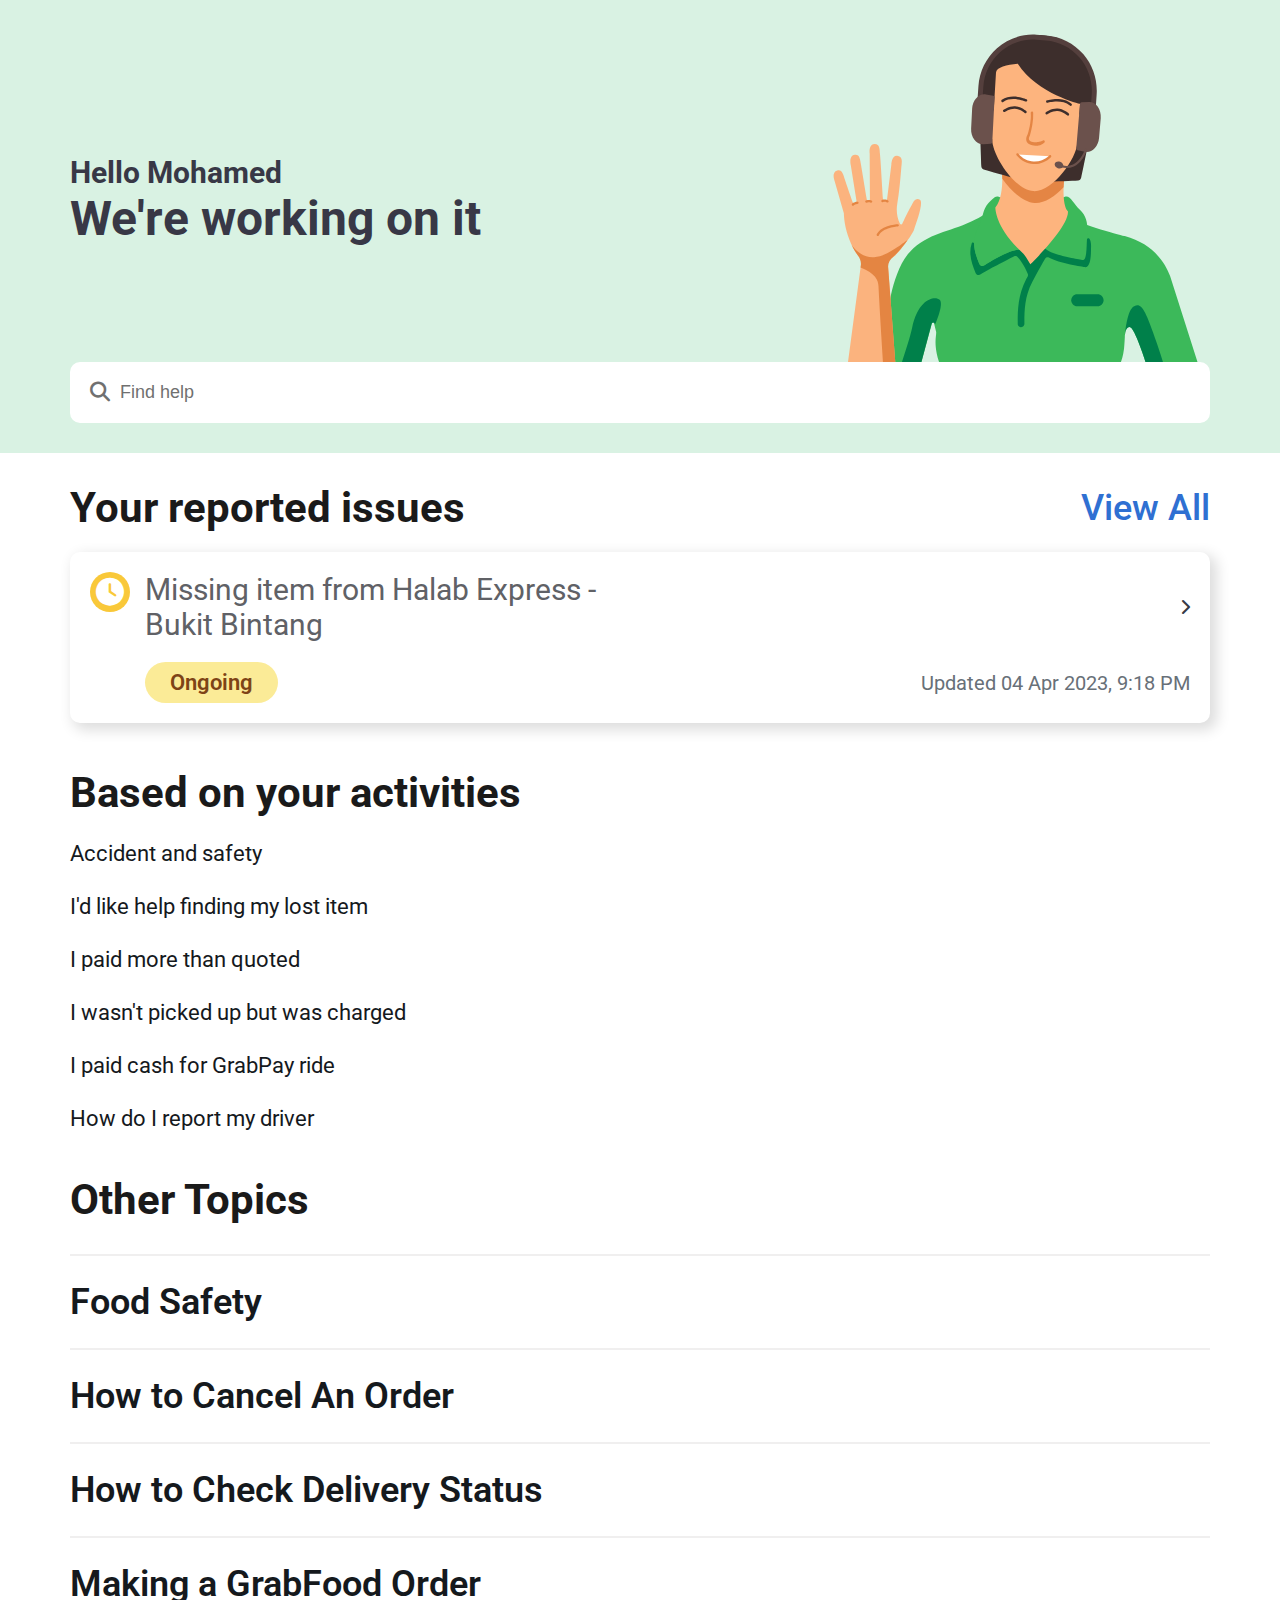
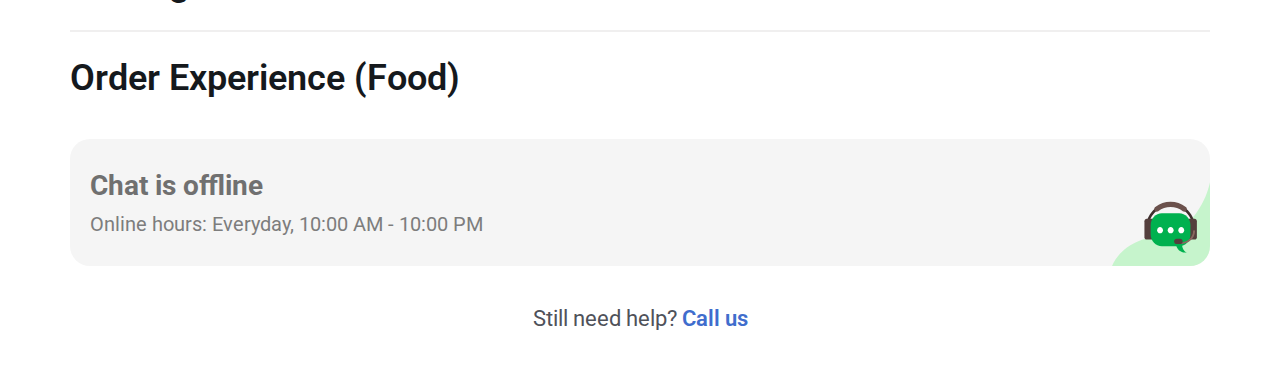
<file: index.html>
<!DOCTYPE html>
<html lang="en">
  <head>
    <meta charset="UTF-8" />
    <meta http-equiv="X-UA-Compatible" content="IE=edge" />
    <meta name="viewport" content="width=device-width, initial-scale=1.0" />
    <title>Zendesk - Home</title>

    <!-- Font Awesome CDN -->
    <link
      rel="stylesheet"
      href="https://cdnjs.cloudflare.com/ajax/libs/font-awesome/6.4.0/css/all.min.css"
    />

    <!-- Custom CSS -->
    <link rel="stylesheet" href="assets/css/style.css" />

    <!-- Responsive CSS -->
    <link rel="stylesheet" href="assets/css/responsive.css" />
  </head>
  <body>
    <!-- Hero Section HTML Start -->

    <section id="Hero">
      <div class="hero-wrapper">
        <div class="container">
          <div class="hero-container">
            <div class="hero-content">
              <h4>Hello Mohamed</h4>
              <h2>We're working on it</h2>
            </div>
            <div class="hero-img">
              <img src="assets/images/home-hero.svg" alt="" />
            </div>
          </div>
          <div class="hero-search-bar">
            <i class="fa-solid fa-magnifying-glass"></i>
            <input type="text" placeholder="Find help" />
          </div>
        </div>
      </div>
    </section>

    <!-- Hero Section HTML End -->

    <!-- Reported Issues Section HTML Start -->

    <section id="Reported-issues">
      <div class="reported-issues-wrapper">
        <div class="container">
          <div class="reported-issues-top flex justify-between align-center">
            <h2>Your reported issues</h2>
            <a href="#">View All</a>
          </div>
          <div class="reported-issue-box flex">
            <div class="reported-issue-icon">
              <i class="fa-solid fa-clock"></i>
            </div>
            <div class="reported-issue-content">
              <div
                class="reported-issue-title flex justify-between align-center"
              >
                <h3>
                  Missing item from Halab Express - <br />
                  Bukit Bintang
                </h3>
                <i class="fa-solid fa-chevron-right"></i>
              </div>
              <div
                class="reported-issue-status flex justify-between align-center"
              >
                <span>Ongoing</span>
                <p>Updated 04 Apr 2023, 9:18 PM</p>
              </div>
            </div>
          </div>
        </div>
      </div>
    </section>

    <!-- Reported Issues Section HTML End -->

    <!-- Activities Section HTML Start -->

    <section id="Activities">
      <div class="activities-wrapper">
        <div class="container">
          <div class="activities-content">
            <h2>Based on your activities</h2>
            <ul>
              <li>Accident and safety</li>
              <li>I'd like help finding my lost item</li>
              <li>I paid more than quoted</li>
              <li>I wasn't picked up but was charged</li>
              <li>I paid cash for GrabPay ride</li>
              <li>How do I report my driver</li>
            </ul>
          </div>
        </div>
      </div>
    </section>

    <!-- Activities Section HTML End -->

    <!-- Topics Section HTML Start -->

    <section id="Topics">
      <div class="topics-wrapper">
        <div class="container">
          <div class="topics-content">
            <h2>Other Topics</h2>
            <ul>
              <li>Food Safety</li>
              <li>How to Cancel An Order</li>
              <li>How to Check Delivery Status</li>
              <li>Making a GrabFood Order</li>
              <li>Order Experience (Food)</li>
            </ul>
          </div>
        </div>
      </div>
    </section>

    <!-- Topics Section HTML End -->

    <!-- Chat Section HTML Start -->

    <section id="Chat">
      <div class="chat-wrapper">
        <div class="container">
          <div class="chat-content">
            <h3>Chat is offline</h3>
            <p>Online hours: Everyday, 10:00 AM - 10:00 PM</p>
            <div class="chat-icon">
              <img src="assets/images/chat.svg" alt="chat" />
            </div>
          </div>
          <h4>Still need help? <a href="#">Call us</a></h4>
        </div>
      </div>
    </section>

    <!-- Chat Section HTML End -->
  </body>
</html>
</file>
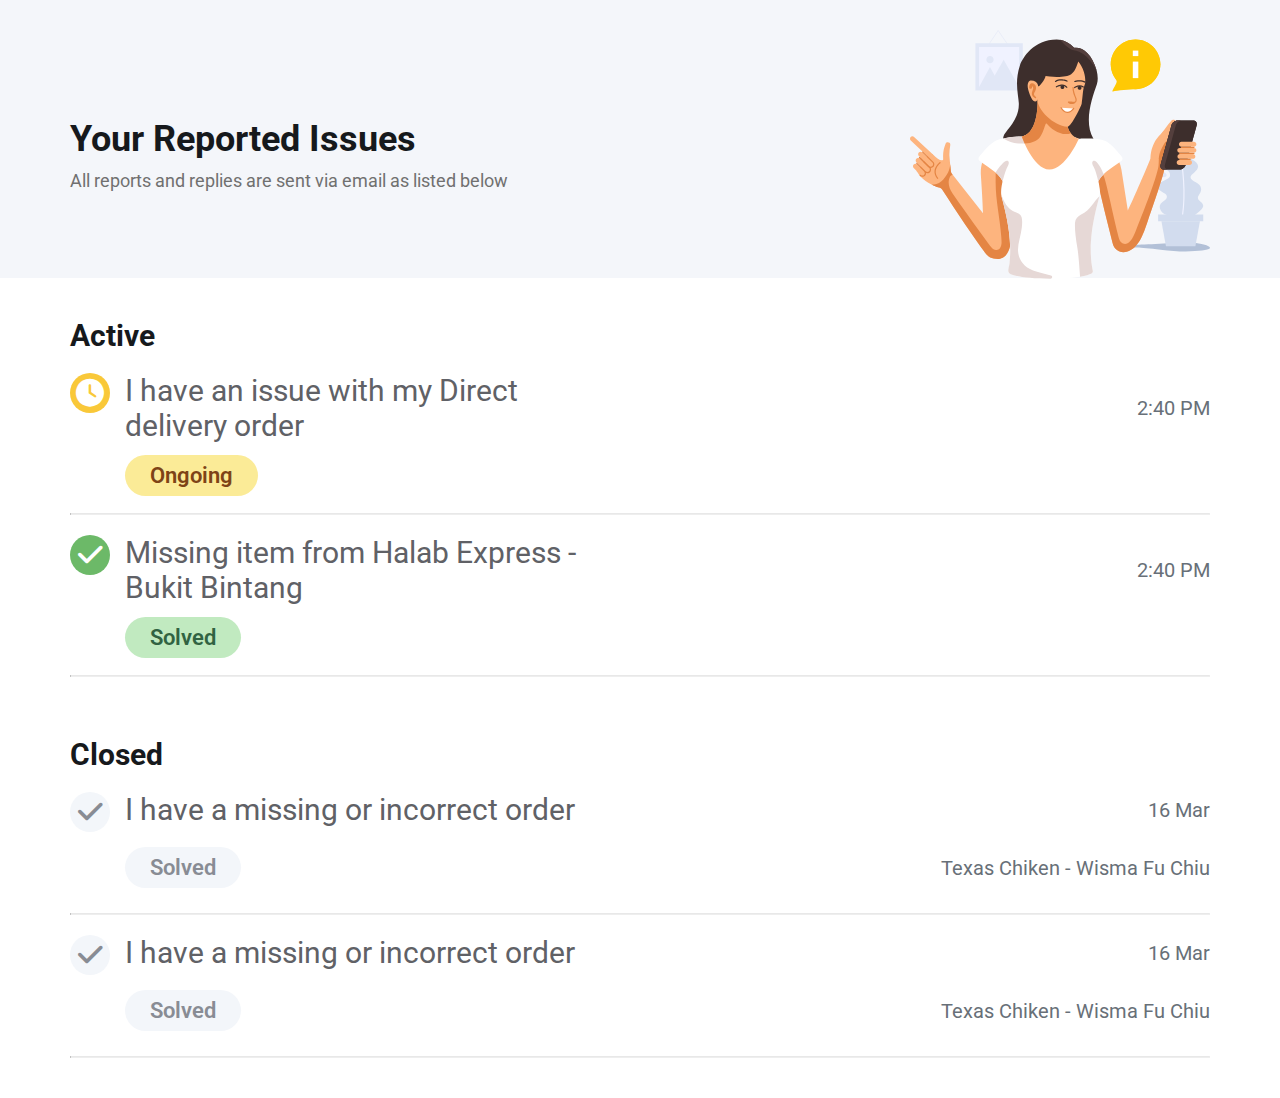
<file: request.html>
<!DOCTYPE html>
<html lang="en">
  <head>
    <meta charset="UTF-8" />
    <meta http-equiv="X-UA-Compatible" content="IE=edge" />
    <meta name="viewport" content="width=device-width, initial-scale=1.0" />
    <title>Zendesk - My Requests</title>

    <!-- Font Awesome CDN -->
    <link
      rel="stylesheet"
      href="https://cdnjs.cloudflare.com/ajax/libs/font-awesome/6.4.0/css/all.min.css"
    />

    <!-- Custom CSS -->
    <link rel="stylesheet" href="assets/css/style.css" />

    <!-- Responsive CSS -->
    <link rel="stylesheet" href="assets/css/responsive.css" />
  </head>
  <body>
    <!-- Requests Hero Section HTML Start -->

    <section id="Request-hero">
      <div class="request-hero-wrapper">
        <div class="container">
          <div class="request-hero-container flex justify-between align-center">
            <div class="request-hero-content">
              <h2>Your Reported Issues</h2>
              <p>All reports and replies are sent via email as listed below</p>
            </div>
            <div class="request-hero-img">
              <img src="assets/images/request-hero-img.svg" alt="" />
            </div>
          </div>
        </div>
      </div>
    </section>

    <!-- Requests Hero Section HTML End -->

    <!-- Active Status Section HTML Start -->

    <section id="Active-status">
      <div class="active-status-wrapper">
        <div class="container">
          <div class="active-status-title">
            <h3>Active</h3>
          </div>
          <div class="request-issue-box flex">
            <div class="request-issue-icon">
              <i class="fa-solid fa-clock"></i>
            </div>
            <div class="request-issue-content">
              <div
                class="request-issue-title flex justify-between align-center"
              >
                <h3>
                  I have an issue with my Direct <br />
                  delivery order
                </h3>
                <div class="time">
                  <p>2:40 PM</p>
                </div>
              </div>
              <div class="request-issue-status">
                <span>Ongoing</span>
              </div>
            </div>
          </div>
          <hr />
          <div class="solved-issue-box flex">
            <div class="solved-issue-icon">
              <i class="fa-solid fa-check"></i>
            </div>
            <div class="solved-issue-content">
              <div class="solved-issue-title flex justify-between align-center">
                <h3>
                  Missing item from Halab Express - <br />
                  Bukit Bintang
                </h3>
                <div class="time">
                  <p>2:40 PM</p>
                </div>
              </div>
              <div class="solved-issue-status">
                <span>Solved</span>
              </div>
            </div>
          </div>
          <hr />
        </div>
      </div>
    </section>

    <!-- Active Status Section HTML End -->

    <!-- Closed Status Section HTML Start -->

    <section id="Closed-status">
      <div class="closed-status-wrapper">
        <div class="container">
          <div class="closed-status-title">
            <h3>Closed</h3>
          </div>
          <div class="closed-issue-box flex">
            <div class="closed-issue-icon">
              <i class="fa-solid fa-check"></i>
            </div>
            <div class="closed-issue-content">
              <div class="closed-issue-title flex justify-between align-center">
                <h3>I have a missing or incorrect order</h3>
                <div class="time">
                  <p>16 Mar</p>
                </div>
              </div>
              <div
                class="closed-issue-status flex justify-between align-center"
              >
                <span>Solved</span>
                <p>Texas Chiken - Wisma Fu Chiu</p>
              </div>
            </div>
          </div>
          <hr />
          <div class="closed-issue-box flex">
            <div class="closed-issue-icon">
              <i class="fa-solid fa-check"></i>
            </div>
            <div class="closed-issue-content">
              <div class="closed-issue-title flex justify-between align-center">
                <h3>I have a missing or incorrect order</h3>
                <div class="time">
                  <p>16 Mar</p>
                </div>
              </div>
              <div
                class="closed-issue-status flex justify-between align-center"
              >
                <span>Solved</span>
                <p>Texas Chiken - Wisma Fu Chiu</p>
              </div>
            </div>
          </div>
          <hr />
        </div>
      </div>
    </section>

    <!-- Closed Status Section HTML End -->
  </body>
</html>
</file>
<file: assets/css/style.css>
/* Base Styles CSS Start */

/* Font */
@import url("https://fonts.googleapis.com/css2?family=Roboto:wght@300;400;500;700&display=swap");

* {
  margin: 0;
  padding: 0;
  box-sizing: border-box;
}

body {
  font-family: "Roboto", sans-serif;
  scroll-behavior: smooth;
}

ol,
ul {
  margin: 0;
  padding: 0;
}

li {
  list-style: none;
}

a {
  text-decoration: none;
  cursor: pointer;
}

img {
  max-width: 100%;
}

.flex {
  display: flex;
}

.justify-between {
  justify-content: space-between;
}

.align-center {
  align-items: center;
}

/* Base Styles CSS End */

/* Hero Section CSS Start */

.hero-wrapper {
  background: #d9f2e3;
  padding: 30px 0;
}

.hero-container {
  display: flex;
  justify-content: space-between;
  align-items: center;
}

.hero-content h4 {
  font-size: 30px;
  color: #383846;
}

.hero-content h2 {
  font-size: 48px;
  color: #383846;
}

.hero-search-bar {
  position: relative;
  display: flex;
  background: #ffffff;
  margin-top: -10px;
  border-radius: 10px;
}

.hero-search-bar i {
  font-size: 20px;
  color: #707070;
  padding: 20px 10px 20px 20px;
}

.hero-search-bar input {
  width: 100%;
  font-size: 18px;
  background: transparent;
  padding: 20px 0;
  border: none;
}

.hero-search-bar input:focus {
  outline: 0;
}

.hero-search-bar ::placeholder {
  font-size: 18px;
  color: #707070;
}

/* Hero Section CSS End */

/* Reported Issues Section CSS Start */

.reported-issues-wrapper {
  padding: 30px 0;
}

.reported-issues-top {
  padding-bottom: 20px;
}

.reported-issues-top h2 {
  font-size: 42px;
  color: #1a1a1a;
}

.reported-issues-top a {
  font-size: 36px;
  font-weight: 500;
  color: #2f70d2;
}

.reported-issue-box {
  background: #ffffff;
  padding: 20px;
  box-shadow: 5px 5px 14px 2px #dddddd;
  border-radius: 10px;
}

.reported-issue-icon {
  padding-right: 15px;
}

.reported-issue-icon i {
  width: 40px;
  height: 40px;
  display: flex;
  justify-content: center;
  align-items: center;
  font-size: 28px;
  color: #ffffff;
  background: #f9c839;
  border-radius: 100%;
}

.reported-issue-content {
  width: 100%;
}

.reported-issue-title h3 {
  font-size: 30px;
  font-weight: 400;
  color: #606166;
}

.reported-issue-title i {
  color: #373945;
}

.reported-issue-status {
  padding-top: 20px;
}

.reported-issue-status span {
  font-size: 22px;
  font-weight: 600;
  color: #7e4316;
  background: #fbeb97;
  padding: 8px 25px;
  border-radius: 50px;
}

.reported-issue-status p {
  font-size: 20px;
  color: #687078;
}

/* Reported Issues Section CSS End */

/* Activities Section HTML Start */

.activities-wrapper {
  padding: 15px 0;
}

.activities-content h2 {
  font-size: 42px;
  color: #1a1a1a;
  padding-bottom: 10px;
}

.activities-content ul li {
  font-size: 22px;
  color: #15191d;
  padding: 14px 0;
}

/* Activities Section HTML End */

/* Topics Section HTML Start */

.topics-wrapper {
  padding: 15px 0;
}

.topics-content h2 {
  font-size: 42px;
  color: #1a1a1a;
  padding-bottom: 30px;
}

.topics-content ul li {
  font-size: 36px;
  font-weight: 600;
  color: #15191d;
  padding: 25px 0;
  border-top: 2px solid #f0efef;
}

/* Topics Section HTML End */

/* Chat Section CSS Start */

.chat-content {
  position: relative;
  background: #f5f5f5;
  padding: 30px 20px;
  border-radius: 20px;
  overflow: hidden;
}

.chat-icon {
  position: absolute;
  right: 0px;
  bottom: -7px;
  width: 100px;
}

.chat-content h3 {
  font-size: 28px;
  color: #707070;
  padding-bottom: 10px;
}

.chat-content p {
  font-size: 20px;
  color: #7d7d7d;
}

.chat-wrapper h4 {
  font-size: 22px;
  font-weight: 400;
  text-align: center;
  color: #4f525a;
  padding: 40px 0;
}

.chat-wrapper h4 a {
  font-weight: 600;
  color: #406dcd;
}

/* Chat Section CSS End */

/* 
=============***=============
Request Page CSS
=============***============= */

.request-hero-wrapper {
  background: #f4f6fa;
  padding-top: 30px;
}

.active-status-title h3,
.closed-status-title h3 {
  font-size: 30px;
  color: #16191c;
}

.request-hero-content h2 {
  font-size: 36px;
  color: #16191c;
  margin-bottom: 10px;
}

.request-hero-content p {
  font-size: 18px;
  color: #707070;
}

.request-hero-img img {
  max-width: 300px;
  position: relative;
  margin-bottom: -5px;
}

.request-issue-box,
.solved-issue-box,
.closed-issue-box {
  background: #ffffff;
  /* padding: 20px; */
  margin-top: 20px;
}

.request-issue-icon,
.solved-issue-icon,
.closed-issue-icon {
  padding-right: 15px;
}

.request-issue-icon i {
  width: 40px;
  height: 40px;
  display: flex;
  justify-content: center;
  align-items: center;
  font-size: 28px;
  color: #ffffff;
  background: #f9c839;
  border-radius: 100%;
}

.request-issue-content {
  width: 100%;
}

.request-issue-title h3 {
  font-size: 30px;
  font-weight: 400;
  color: #606166;
}

.request-issue-title i {
  color: #373945;
}

.request-issue-status {
  padding-top: 20px;
}

.request-issue-status span {
  font-size: 22px;
  font-weight: 600;
  color: #7e4316;
  background: #fbeb97;
  padding: 8px 25px;
  border-radius: 50px;
}

.request-issue-title .time,
.solved-issue-title .time,
.closed-issue-title .time {
  width: 105px;
}

.request-issue-title .time p,
.solved-issue-title .time p,
.closed-issue-title .time p {
  font-size: 20px;
  color: #687078;
  float: right;
}

.active-status-wrapper {
  padding-top: 40px;
}

.solved-issue-icon i {
  width: 40px;
  height: 40px;
  display: flex;
  justify-content: center;
  align-items: center;
  font-size: 28px;
  color: #ffffff;
  background: #6cb968;
  border-radius: 100%;
}

.solved-issue-content {
  width: 100%;
}

.solved-issue-title h3 {
  font-size: 30px;
  font-weight: 400;
  color: #606166;
}

.solved-issue-title i {
  color: #373945;
}

.solved-issue-status {
  padding-top: 20px;
}

.solved-issue-status span {
  font-size: 22px;
  font-weight: 600;
  color: #316342;
  background: #c1eac0;
  padding: 8px 25px;
  border-radius: 50px;
}

.active-status-wrapper hr,
.closed-status-wrapper hr {
  border-top: 1px solid #e8e8e8;
  margin: 25px 0 0;
}

/* Closed Status Section HTML Start */

.closed-status-wrapper {
  padding: 60px 0 40px;
}

.closed-issue-icon i {
  width: 40px;
  height: 40px;
  display: flex;
  justify-content: center;
  align-items: center;
  font-size: 28px;
  color: #888c94;
  background: #f3f6fa;
  border-radius: 100%;
}

.closed-issue-content {
  width: 100%;
}

.closed-issue-title h3 {
  font-size: 30px;
  font-weight: 400;
  color: #606166;
}

.solved-issue-title i {
  color: #373945;
}

.closed-issue-status {
  padding-top: 20px;
}

.closed-issue-status span {
  font-size: 22px;
  font-weight: 600;
  color: #888c94;
  background: #f3f6fa;
  padding: 8px 25px;
  border-radius: 50px;
}

.closed-issue-status p {
  font-size: 20px;
  color: #687078;
}

/* Closed Status Section HTML End */
</file>
<file: assets/css/responsive.css>
/* Min Width 768px */

@media (min-width: 768px) {
  .container {
    max-width: 720px;
    margin: auto;
  }
}

/* Min Width 992px*/

@media (min-width: 992px) {
  .container {
    max-width: 960px;
    margin: auto;
  }
}

/* Min Width 1200px*/

@media (min-width: 1200px) {
  .container {
    max-width: 1140px;
    margin: auto;
  }
}

/* Min Width 1400px */

@media (min-width: 1400px) {
  .container {
    max-width: 1320px;
    margin: auto;
  }
}

/* Min Width 768px and Max Width 991px */

@media (min-width: 768px) and (max-width: 991px) {
  .container {
    max-width: 900px;
    margin: auto;
  }

  .hero-content h4 {
    font-size: 20px;
  }

  .hero-content h2 {
    font-size: 30px;
  }

  .hero-img img {
    max-width: 150px;
  }

  .reported-issues-top h2,
  .activities-content h2,
  .topics-content h2 {
    font-size: 28px;
  }

  .reported-issues-top a,
  .topics-content ul li,
  .chat-wrapper h4 {
    font-size: 24px;
  }

  .reported-issue-title h3,
  .request-issue-title h3,
  .solved-issue-title h3,
  .closed-issue-title h3,
  .activities-content ul li {
    font-size: 20px;
  }

  .reported-issue-title h3 br,
  .request-issue-title h3 br,
  .solved-issue-title h3 br,
  .closed-issue-title h3 br {
    display: none;
  }

  .reported-issue-icon i,
  .request-issue-icon i,
  .solved-issue-icon i,
  .closed-issue-icon i {
    width: 30px;
    height: 30px;
    font-size: 18px;
  }

  .reported-issue-status {
    display: block;
    padding-top: 20px;
  }

  .reported-issue-status span,
  .chat-content p,
  .request-issue-status span,
  .solved-issue-status span,
  .closed-issue-status span,
  .request-hero-content p,
  .request-issue-title .time p,
  .solved-issue-title .time p,
  .closed-issue-title .time p {
    font-size: 18px;
  }

  .reported-issue-status p,
  .request-issue-status span p,
  .solved-issue-status span p,
  .closed-issue-status span p {
    font-size: 18px;
    padding-top: 20px;
  }

  .chat-content {
    padding: 22px;
  }

  .chat-content h3 {
    font-size: 24px;
  }
}

/* Min Width 300px and Max Width 767px */

@media (min-width: 300px) and (max-width: 767px) {
  .container {
    padding: 0 20px;
  }

  .hero-content h4 {
    font-size: 16px;
  }

  .hero-content h2 {
    font-size: 24px;
  }

  .hero-img img {
    max-width: 100px;
  }

  .reported-issues-top h2,
  .activities-content h2,
  .topics-content h2 {
    font-size: 24px;
  }

  .reported-issues-top a,
  .topics-content ul li,
  .chat-wrapper h4 {
    font-size: 20px;
  }

  .reported-issue-title h3,
  .request-issue-title h3,
  .solved-issue-title h3,
  .closed-issue-title h3,
  .activities-content ul li {
    font-size: 18px;
  }

  .reported-issue-title h3 br,
  .request-issue-title h3 br,
  .solved-issue-title h3 br,
  .closed-issue-title h3 br {
    display: none;
  }

  .reported-issue-icon i,
  .request-issue-icon i,
  .solved-issue-icon i,
  .closed-issue-icon i {
    width: 30px;
    height: 30px;
    font-size: 18px;
  }

  .reported-issue-status {
    display: block;
    padding-top: 20px;
  }

  .reported-issue-status span,
  .request-issue-status span,
  .solved-issue-status span,
  .closed-issue-status span,
  .chat-content p,
  .request-hero-content p,
  .request-issue-title .time p,
  .solved-issue-title .time p,
  .closed-issue-title .time p {
    font-size: 16px;
  }

  .reported-issue-status p,
  .request-issue-status span p,
  .solved-issue-status span p,
  .closed-issue-status span p {
    font-size: 16px;
    padding-top: 20px;
  }

  .chat-content {
    padding: 20px;
  }

  .chat-content h3 {
    font-size: 22px;
  }

  .chat-icon {
    width: 80px;
  }

  .request-hero-wrapper {
    padding: 30px 0;
  }

  .request-hero-img img {
    max-width: 120px;
    position: relative;
    bottom: -45px;
  }

  .request-hero-content h2,
  .active-status-title h3,
  .closed-status-title h3 {
    font-size: 25px;
  }

  .request-issue-box,
  .solved-issue-box,
  .closed-issue-box {
    padding: 20px 0;
  }

  .closed-issue-status {
    display: block;
  }

  .closed-issue-status p {
    font-size: 16px;
    padding-top: 20px;
  }
}
</file>
